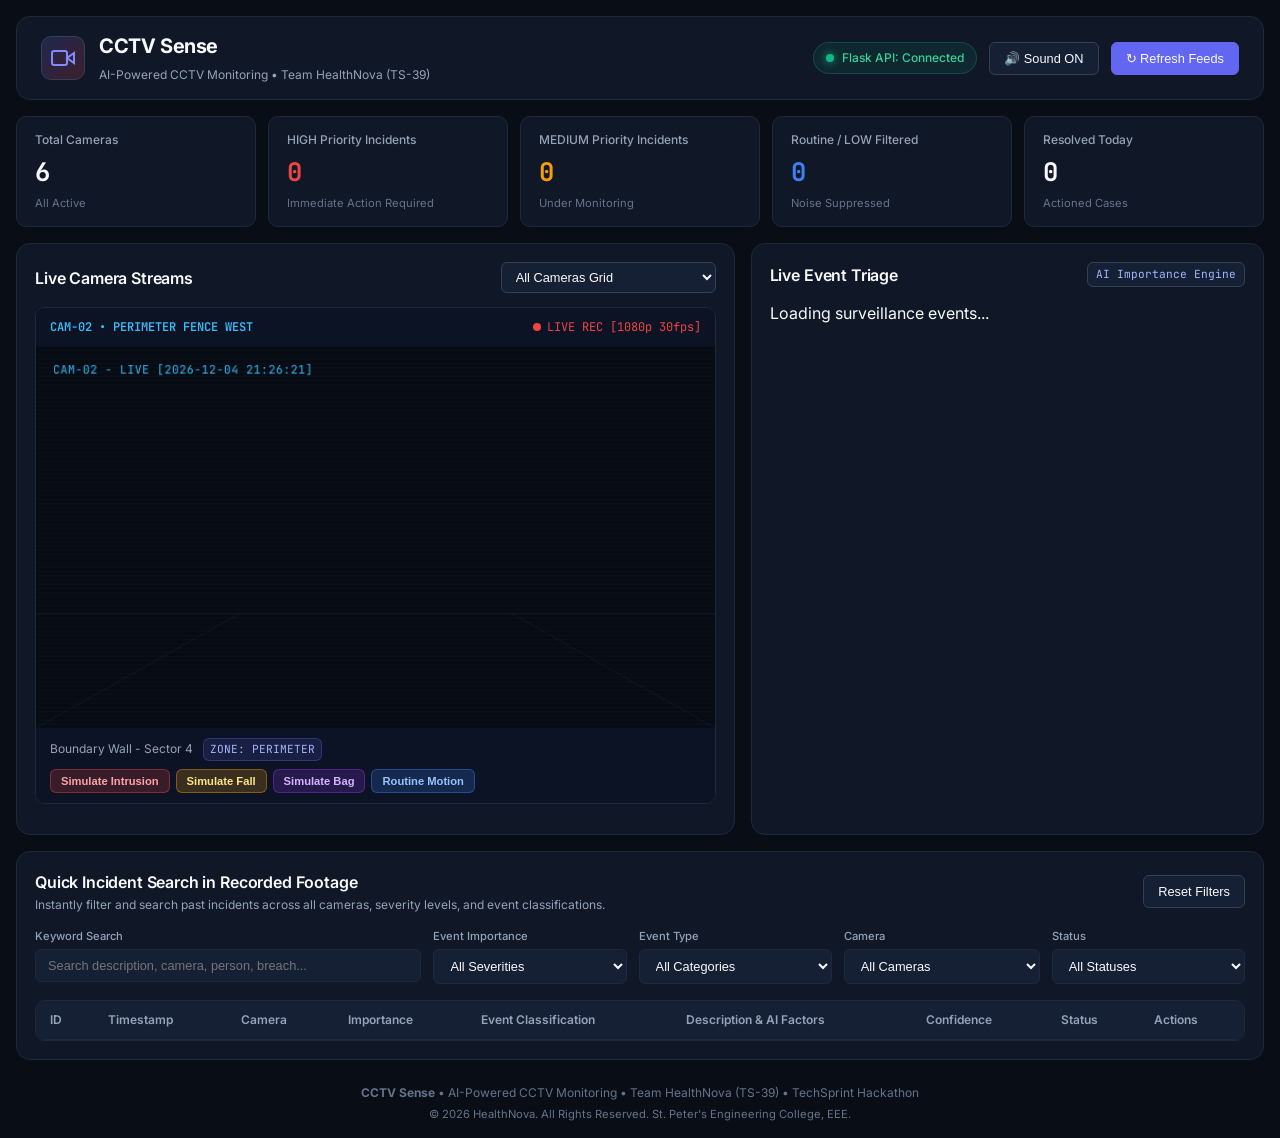
<file: project/frontend/index.html>
<!DOCTYPE html>
<html lang="en">
<head>
  <meta charset="UTF-8">
  <meta name="viewport" content="width=device-width, initial-scale=1.0">
  <title>CCTV Sense - AI-Powered CCTV Monitoring Dashboard</title>
  <link rel="stylesheet" href="css/style.css">
  <!-- Google Fonts -->
  <link rel="preconnect" href="https://fonts.googleapis.com">
  <link rel="preconnect" href="https://fonts.gstatic.com" crossorigin>
  <link href="https://fonts.googleapis.com/css2?family=Inter:wght@300;400;500;600;700&family=JetBrains+Mono:wght@400;500;600&display=swap" rel="stylesheet">
</head>
<body>
  <!-- Top Navigation Bar -->
  <header class="top-nav">
    <div class="brand-section">
      <div class="logo-badge">
        <svg class="icon" viewBox="0 0 24 24" fill="none" stroke="currentColor" stroke-width="2">
          <path d="M23 7l-7 5 7 5V7z"/>
          <rect x="1" y="5" width="15" height="14" rx="2" ry="2"/>
        </svg>
      </div>
      <div>
        <h1 class="app-title">CCTV Sense</h1>
        <span class="app-subtitle">AI-Powered CCTV Monitoring &bull; Team HealthNova (TS-39)</span>
      </div>
    </div>

    <!-- Live System Indicators -->
    <div class="nav-controls">
      <div class="status-pill active">
        <span class="pulse-dot"></span>
        <span id="backendStatusText">Flask API: Connected</span>
      </div>
      <button id="soundToggleBtn" class="control-btn" title="Toggle Alert Audio Chime">
        <span id="soundIcon">&#128266;</span> Sound ON
      </button>
      <button id="refreshBtn" class="control-btn primary">
        <span>&#8635;</span> Refresh Feeds
      </button>
    </div>
  </header>

  <!-- KPI Statistics Bar -->
  <section class="kpi-bar">
    <div class="kpi-card">
      <span class="kpi-label">Total Cameras</span>
      <span class="kpi-val" id="statCamerasCount">6</span>
      <span class="kpi-sub">All Active</span>
    </div>
    <div class="kpi-card high-alert">
      <span class="kpi-label">HIGH Priority Incidents</span>
      <span class="kpi-val" id="statHighCount">0</span>
      <span class="kpi-sub">Immediate Action Required</span>
    </div>
    <div class="kpi-card medium-alert">
      <span class="kpi-label">MEDIUM Priority Incidents</span>
      <span class="kpi-val" id="statMediumCount">0</span>
      <span class="kpi-sub">Under Monitoring</span>
    </div>
    <div class="kpi-card low-alert">
      <span class="kpi-label">Routine / LOW Filtered</span>
      <span class="kpi-val" id="statLowCount">0</span>
      <span class="kpi-sub">Noise Suppressed</span>
    </div>
    <div class="kpi-card">
      <span class="kpi-label">Resolved Today</span>
      <span class="kpi-val" id="statResolvedCount">0</span>
      <span class="kpi-sub">Actioned Cases</span>
    </div>
  </section>

  <!-- Main Multi-Panel Workspace -->
  <main class="dashboard-grid">
    <!-- Left Column: Live Multi-Camera Grid & Feed Inspector -->
    <section class="panel camera-panel">
      <div class="panel-header">
        <h2>Live Camera Streams</h2>
        <div class="header-actions">
          <select id="cameraSelectFilter" class="compact-select">
            <option value="ALL">All Cameras Grid</option>
            <option value="CAM-01">CAM-01 (Main Entrance)</option>
            <option value="CAM-02">CAM-02 (Perimeter West)</option>
            <option value="CAM-03">CAM-03 (Server Vault)</option>
            <option value="CAM-04">CAM-04 (Parking Lot)</option>
            <option value="CAM-05">CAM-05 (Emergency Hallway)</option>
            <option value="CAM-06">CAM-06 (Cafeteria Courtyard)</option>
          </select>
        </div>
      </div>

      <!-- Live Video Feed Container with Canvas Overlay -->
      <div class="camera-stream-container" id="streamContainer">
        <div class="stream-display" id="mainStreamDisplay">
          <div class="stream-overlay-header">
            <span class="cam-tag" id="currentCamTag">CAM-02 &bull; PERIMETER FENCE WEST</span>
            <span class="rec-indicator"><span class="rec-dot"></span> LIVE REC [1080p 30fps]</span>
          </div>

          <!-- Video Simulation / Canvas Target -->
          <div class="video-canvas-wrapper">
            <canvas id="surveillanceCanvas" width="640" height="360"></canvas>
            <div id="detectionOverlayBadge" class="overlay-badge hidden">
              <span id="overlayBadgeText">ALERT DETECTED</span>
            </div>
          </div>

          <!-- Bottom Camera Controls -->
          <div class="stream-overlay-footer">
            <div class="feed-metadata">
              <span id="feedLocation">Boundary Wall - Sector 4</span>
              <span class="zone-badge" id="feedZone">ZONE: PERIMETER</span>
            </div>
            <div class="simulation-actions">
              <button class="action-btn sim-intrusion" onclick="simulateIncident('INTRUSION')">Simulate Intrusion</button>
              <button class="action-btn sim-medical" onclick="simulateIncident('FALL_MEDICAL')">Simulate Fall</button>
              <button class="action-btn sim-bag" onclick="simulateIncident('UNATTENDED_BAGGAGE')">Simulate Bag</button>
              <button class="action-btn sim-routine" onclick="simulateIncident('ROUTINE_MOTION')">Routine Motion</button>
            </div>
          </div>
        </div>

        <!-- Camera Thumbnails Ribbon -->
        <div class="camera-thumbnails-ribbon" id="cameraRibbon">
          <!-- Dynamically populated -->
        </div>
      </div>
    </section>

    <!-- Right Column: Priority Triage & AI Event Decision Engine -->
    <section class="panel triage-panel">
      <div class="panel-header">
        <h2>Live Event Triage</h2>
        <span class="badge-tag">AI Importance Engine</span>
      </div>

      <!-- Live Notification Banner for High Priority -->
      <div id="highAlertBanner" class="high-alert-banner hidden">
        <div class="alert-icon">&#9888;</div>
        <div class="alert-text">
          <strong id="bannerTitle">CRITICAL INCIDENT DETECTED</strong>
          <p id="bannerDesc">Perimeter breach on CAM-02. Security dispatch advised.</p>
        </div>
        <button class="dismiss-btn" onclick="dismissBanner()">Acknowledge</button>
      </div>

      <!-- Real-time Event Stream -->
      <div class="triage-feed" id="triageFeed">
        <!-- Live triage cards injected by app.js -->
        <div class="empty-state">Loading surveillance events...</div>
      </div>
    </section>
  </main>

  <!-- Bottom Section: Quick Incident Search in Recorded Footage -->
  <section class="panel search-panel">
    <div class="panel-header">
      <div>
        <h2>Quick Incident Search in Recorded Footage</h2>
        <p class="section-desc">Instantly filter and search past incidents across all cameras, severity levels, and event classifications.</p>
      </div>
      <button class="control-btn" id="clearFiltersBtn">Reset Filters</button>
    </div>

    <!-- Search & Filter Controls (PPT Slide 4: Faster Incident Search) -->
    <div class="search-filter-grid">
      <div class="filter-group">
        <label for="filterQuery">Keyword Search</label>
        <input type="text" id="filterQuery" placeholder="Search description, camera, person, breach...">
      </div>

      <div class="filter-group">
        <label for="filterImportance">Event Importance</label>
        <select id="filterImportance">
          <option value="">All Severities</option>
          <option value="HIGH">HIGH (Critical Threats)</option>
          <option value="MEDIUM">MEDIUM (Suspicious)</option>
          <option value="LOW">LOW (Routine / Filtered)</option>
        </select>
      </div>

      <div class="filter-group">
        <label for="filterEventType">Event Type</label>
        <select id="filterEventType">
          <option value="">All Categories</option>
          <option value="INTRUSION">Intrusion / Breach</option>
          <option value="UNAUTHORIZED_ACCESS">Unauthorized Access</option>
          <option value="FALL_MEDICAL">Fall / Medical Hazard</option>
          <option value="UNATTENDED_BAGGAGE">Unattended Baggage</option>
          <option value="LOITERING">Loitering</option>
          <option value="CROWD_SURGE">Crowd Surge</option>
          <option value="ROUTINE_MOTION">Routine Motion</option>
        </select>
      </div>

      <div class="filter-group">
        <label for="filterCamera">Camera</label>
        <select id="filterCamera">
          <option value="">All Cameras</option>
          <option value="CAM-01">CAM-01 (Main Entrance)</option>
          <option value="CAM-02">CAM-02 (Perimeter West)</option>
          <option value="CAM-03">CAM-03 (Server Vault)</option>
          <option value="CAM-04">CAM-04 (South Parking)</option>
          <option value="CAM-05">CAM-05 (Emergency Hall)</option>
          <option value="CAM-06">CAM-06 (Courtyard)</option>
        </select>
      </div>

      <div class="filter-group">
        <label for="filterStatus">Status</label>
        <select id="filterStatus">
          <option value="">All Statuses</option>
          <option value="NEW">New (Unreviewed)</option>
          <option value="ACKNOWLEDGED">Acknowledged</option>
          <option value="RESOLVED">Resolved</option>
          <option value="FALSE_ALARM">False Alarm</option>
        </select>
      </div>
    </div>

    <!-- Incident Search Results Table -->
    <div class="table-responsive">
      <table class="incident-table">
        <thead>
          <tr>
            <th>ID</th>
            <th>Timestamp</th>
            <th>Camera</th>
            <th>Importance</th>
            <th>Event Classification</th>
            <th>Description & AI Factors</th>
            <th>Confidence</th>
            <th>Status</th>
            <th>Actions</th>
          </tr>
        </thead>
        <tbody id="incidentTableBody">
          <!-- Injected via JavaScript -->
        </tbody>
      </table>
    </div>
  </section>

  <!-- Incident Review Modal -->
  <div id="incidentModal" class="modal hidden">
    <div class="modal-content">
      <div class="modal-header">
        <h3 id="modalTitle">Incident Details</h3>
        <button class="close-btn" onclick="closeModal()">&times;</button>
      </div>
      <div class="modal-body" id="modalBody">
        <!-- Injected dynamically -->
      </div>
      <div class="modal-footer" id="modalFooter">
        <!-- Action buttons -->
      </div>
    </div>
  </div>

  <!-- Footer -->
  <footer class="app-footer">
    <p><strong>CCTV Sense</strong> &bull; AI-Powered CCTV Monitoring &bull; Team HealthNova (TS-39) &bull; TechSprint Hackathon</p>
    <p class="copyright">&copy; 2026 HealthNova. All Rights Reserved. St. Peter's Engineering College, EEE.</p>
  </footer>

  <script src="js/app.js"></script>
</body>
</html>
</file>
<file: project/frontend/css/style.css>
/* ==========================================================================
   CCTV Sense - Surveillance Dashboard Stylesheet
   Team HealthNova (TS-39) - TechSprint Hackathon
   ========================================================================== */

:root {
  --bg-main: #090d16;
  --bg-surface: #101726;
  --bg-surface-elevated: #162035;
  --border-color: #1e293b;
  --border-hover: #334155;
  
  --text-primary: #f8fafc;
  --text-secondary: #94a3b8;
  --text-muted: #64748b;
  
  --color-high: #ef4444;
  --color-high-bg: rgba(239, 68, 68, 0.12);
  --color-high-border: rgba(239, 68, 68, 0.35);

  --color-medium: #f59e0b;
  --color-medium-bg: rgba(245, 158, 11, 0.12);
  --color-medium-border: rgba(245, 158, 11, 0.35);

  --color-low: #3b82f6;
  --color-low-bg: rgba(59, 130, 246, 0.12);
  --color-low-border: rgba(59, 130, 246, 0.35);

  --color-success: #10b981;
  --color-primary: #6366f1;
  --color-primary-hover: #4f46e5;
  
  --radius-sm: 6px;
  --radius-md: 10px;
  --radius-lg: 14px;
}

* {
  box-sizing: border-box;
  margin: 0;
  padding: 0;
}

body {
  font-family: 'Inter', system-ui, -apple-system, sans-serif;
  background-color: var(--bg-main);
  color: var(--text-primary);
  line-height: 1.5;
  padding: 16px;
  min-height: 100vh;
}

/* Header */
.top-nav {
  display: flex;
  justify-content: space-between;
  align-items: center;
  background-color: var(--bg-surface);
  border: 1px solid var(--border-color);
  padding: 14px 24px;
  border-radius: var(--radius-lg);
  margin-bottom: 16px;
}

.brand-section {
  display: flex;
  align-items: center;
  gap: 14px;
}

.logo-badge {
  width: 44px;
  height: 44px;
  background: linear-gradient(135deg, rgba(99, 102, 241, 0.2), rgba(239, 68, 68, 0.2));
  border: 1px solid var(--border-hover);
  border-radius: var(--radius-md);
  display: flex;
  align-items: center;
  justify-content: center;
  color: #818cf8;
}

.logo-badge .icon {
  width: 24px;
  height: 24px;
}

.app-title {
  font-size: 1.25rem;
  font-weight: 700;
  letter-spacing: -0.02em;
}

.app-subtitle {
  font-size: 0.75rem;
  color: var(--text-secondary);
}

.nav-controls {
  display: flex;
  align-items: center;
  gap: 12px;
}

.status-pill {
  display: flex;
  align-items: center;
  gap: 8px;
  font-size: 0.75rem;
  font-weight: 500;
  padding: 6px 12px;
  background-color: rgba(16, 185, 129, 0.1);
  border: 1px solid rgba(16, 185, 129, 0.25);
  color: #34d399;
  border-radius: 999px;
}

.pulse-dot {
  width: 8px;
  height: 8px;
  border-radius: 50%;
  background-color: #10b981;
  box-shadow: 0 0 8px #10b981;
  animation: pulse 1.8s infinite;
}

@keyframes pulse {
  0%, 100% { opacity: 1; transform: scale(1); }
  50% { opacity: 0.4; transform: scale(0.85); }
}

.control-btn {
  background-color: var(--bg-surface-elevated);
  border: 1px solid var(--border-hover);
  color: var(--text-primary);
  padding: 8px 14px;
  font-size: 0.8rem;
  font-weight: 500;
  border-radius: var(--radius-sm);
  cursor: pointer;
  transition: all 0.2s ease;
}

.control-btn:hover {
  background-color: var(--border-hover);
}

.control-btn.primary {
  background-color: var(--color-primary);
  border-color: var(--color-primary);
}

.control-btn.primary:hover {
  background-color: var(--color-primary-hover);
}

/* KPI Bar */
.kpi-bar {
  display: grid;
  grid-template-columns: repeat(auto-fit, minmax(180px, 1fr));
  gap: 12px;
  margin-bottom: 16px;
}

.kpi-card {
  background-color: var(--bg-surface);
  border: 1px solid var(--border-color);
  padding: 14px 18px;
  border-radius: var(--radius-md);
  display: flex;
  flex-direction: column;
}

.kpi-label {
  font-size: 0.75rem;
  color: var(--text-secondary);
  font-weight: 500;
}

.kpi-val {
  font-size: 1.6rem;
  font-weight: 700;
  font-family: 'JetBrains Mono', monospace;
  margin: 4px 0;
}

.kpi-sub {
  font-size: 0.7rem;
  color: var(--text-muted);
}

.kpi-card.high-alert .kpi-val { color: var(--color-high); }
.kpi-card.medium-alert .kpi-val { color: var(--color-medium); }
.kpi-card.low-alert .kpi-val { color: var(--color-low); }

/* Main Dashboard Grid */
.dashboard-grid {
  display: grid;
  grid-template-columns: 1.4fr 1fr;
  gap: 16px;
  margin-bottom: 16px;
}

@media (max-width: 1024px) {
  .dashboard-grid {
    grid-template-columns: 1fr;
  }
}

.panel {
  background-color: var(--bg-surface);
  border: 1px solid var(--border-color);
  border-radius: var(--radius-lg);
  padding: 18px;
}

.panel-header {
  display: flex;
  justify-content: space-between;
  align-items: center;
  margin-bottom: 14px;
}

.panel-header h2 {
  font-size: 1rem;
  font-weight: 600;
  letter-spacing: -0.01em;
}

.badge-tag {
  font-size: 0.7rem;
  padding: 3px 8px;
  background-color: var(--bg-surface-elevated);
  border: 1px solid var(--border-hover);
  color: #a5b4fc;
  border-radius: var(--radius-sm);
  font-family: 'JetBrains Mono', monospace;
}

.compact-select {
  background-color: var(--bg-surface-elevated);
  border: 1px solid var(--border-hover);
  color: var(--text-primary);
  padding: 6px 10px;
  border-radius: var(--radius-sm);
  font-size: 0.8rem;
  outline: none;
}

/* Camera Stream & Canvas */
.camera-stream-container {
  display: flex;
  flex-direction: column;
  gap: 12px;
}

.stream-display {
  background-color: #030712;
  border: 1px solid var(--border-color);
  border-radius: var(--radius-md);
  overflow: hidden;
  position: relative;
}

.stream-overlay-header {
  display: flex;
  justify-content: space-between;
  align-items: center;
  padding: 10px 14px;
  background-color: rgba(15, 23, 42, 0.75);
  font-size: 0.75rem;
  font-family: 'JetBrains Mono', monospace;
}

.cam-tag {
  color: #38bdf8;
  font-weight: 600;
}

.rec-indicator {
  display: flex;
  align-items: center;
  gap: 6px;
  color: #ef4444;
}

.rec-dot {
  width: 8px;
  height: 8px;
  border-radius: 50%;
  background-color: #ef4444;
  animation: pulse 1s infinite;
}

.video-canvas-wrapper {
  position: relative;
  width: 100%;
  aspect-ratio: 16 / 9;
  background: radial-gradient(circle at center, #111827 0%, #030712 100%);
  display: flex;
  align-items: center;
  justify-content: center;
}

#surveillanceCanvas {
  width: 100%;
  height: 100%;
  object-fit: contain;
  display: block;
}

.overlay-badge {
  position: absolute;
  top: 14px;
  left: 14px;
  background-color: rgba(239, 68, 68, 0.9);
  color: white;
  padding: 6px 12px;
  border-radius: var(--radius-sm);
  font-size: 0.75rem;
  font-weight: 700;
  letter-spacing: 0.05em;
  border: 1px solid #fca5a5;
  box-shadow: 0 0 15px rgba(239, 68, 68, 0.6);
  animation: flashAlert 0.8s infinite alternate;
}

.overlay-badge.hidden {
  display: none;
}

@keyframes flashAlert {
  0% { transform: scale(1); opacity: 0.9; }
  100% { transform: scale(1.05); opacity: 1; }
}

.stream-overlay-footer {
  display: flex;
  justify-content: space-between;
  align-items: center;
  padding: 10px 14px;
  background-color: rgba(15, 23, 42, 0.75);
  font-size: 0.75rem;
  flex-wrap: wrap;
  gap: 8px;
}

.feed-metadata {
  display: flex;
  align-items: center;
  gap: 10px;
  color: var(--text-secondary);
}

.zone-badge {
  background-color: rgba(99, 102, 241, 0.15);
  border: 1px solid rgba(99, 102, 241, 0.3);
  color: #a5b4fc;
  padding: 2px 6px;
  border-radius: var(--radius-sm);
  font-family: 'JetBrains Mono', monospace;
  font-size: 0.7rem;
}

.simulation-actions {
  display: flex;
  gap: 6px;
  flex-wrap: wrap;
}

.action-btn {
  padding: 5px 10px;
  font-size: 0.7rem;
  font-weight: 600;
  border-radius: var(--radius-sm);
  cursor: pointer;
  border: 1px solid transparent;
  transition: all 0.2s;
}

.action-btn.sim-intrusion {
  background-color: rgba(239, 68, 68, 0.2);
  border-color: rgba(239, 68, 68, 0.4);
  color: #fca5a5;
}
.action-btn.sim-intrusion:hover { background-color: rgba(239, 68, 68, 0.4); }

.action-btn.sim-medical {
  background-color: rgba(245, 158, 11, 0.2);
  border-color: rgba(245, 158, 11, 0.4);
  color: #fde68a;
}
.action-btn.sim-medical:hover { background-color: rgba(245, 158, 11, 0.4); }

.action-btn.sim-bag {
  background-color: rgba(147, 51, 234, 0.2);
  border-color: rgba(147, 51, 234, 0.4);
  color: #d8b4fe;
}
.action-btn.sim-bag:hover { background-color: rgba(147, 51, 234, 0.4); }

.action-btn.sim-routine {
  background-color: rgba(59, 130, 246, 0.2);
  border-color: rgba(59, 130, 246, 0.4);
  color: #93c5fd;
}
.action-btn.sim-routine:hover { background-color: rgba(59, 130, 246, 0.4); }

/* Camera Thumbnails Ribbon */
.camera-thumbnails-ribbon {
  display: grid;
  grid-template-columns: repeat(6, 1fr);
  gap: 8px;
}

@media (max-width: 768px) {
  .camera-thumbnails-ribbon {
    grid-template-columns: repeat(3, 1fr);
  }
}

.camera-card {
  background-color: var(--bg-surface-elevated);
  border: 1px solid var(--border-color);
  padding: 8px;
  border-radius: var(--radius-sm);
  cursor: pointer;
  transition: all 0.2s ease;
  text-align: left;
}

.camera-card:hover, .camera-card.active {
  border-color: var(--color-primary);
  background-color: rgba(99, 102, 241, 0.1);
}

.cam-code {
  font-family: 'JetBrains Mono', monospace;
  font-size: 0.7rem;
  font-weight: 700;
  color: #38bdf8;
  display: block;
}

.cam-name-sub {
  font-size: 0.65rem;
  color: var(--text-secondary);
  white-space: nowrap;
  overflow: hidden;
  text-overflow: ellipsis;
  display: block;
}

/* High Alert Banner */
.high-alert-banner {
  background: linear-gradient(90deg, rgba(239, 68, 68, 0.25), rgba(239, 68, 68, 0.1));
  border: 1px solid var(--color-high);
  border-radius: var(--radius-md);
  padding: 12px 16px;
  display: flex;
  align-items: center;
  gap: 12px;
  margin-bottom: 14px;
  animation: shakeAlert 0.4s ease;
}

.high-alert-banner.hidden {
  display: none;
}

@keyframes shakeAlert {
  0%, 100% { transform: translateX(0); }
  25% { transform: translateX(-4px); }
  75% { transform: translateX(4px); }
}

.alert-icon {
  font-size: 1.4rem;
  color: var(--color-high);
}

.alert-text {
  flex: 1;
}

.alert-text strong {
  font-size: 0.85rem;
  color: #fca5a5;
  display: block;
}

.alert-text p {
  font-size: 0.75rem;
  color: var(--text-primary);
}

.dismiss-btn {
  background-color: var(--color-high);
  color: white;
  border: none;
  padding: 6px 12px;
  font-size: 0.75rem;
  font-weight: 600;
  border-radius: var(--radius-sm);
  cursor: pointer;
}

/* Triage Feed */
.triage-feed {
  display: flex;
  flex-direction: column;
  gap: 10px;
  max-height: 480px;
  overflow-y: auto;
  padding-right: 4px;
}

.triage-card {
  background-color: var(--bg-surface-elevated);
  border: 1px solid var(--border-color);
  border-radius: var(--radius-md);
  padding: 12px 14px;
  transition: all 0.2s;
  cursor: pointer;
}

.triage-card:hover {
  border-color: var(--border-hover);
  transform: translateY(-1px);
}

.triage-card.HIGH {
  border-left: 4px solid var(--color-high);
  background: linear-gradient(90deg, var(--color-high-bg), var(--bg-surface-elevated) 40%);
}

.triage-card.MEDIUM {
  border-left: 4px solid var(--color-medium);
  background: linear-gradient(90deg, var(--color-medium-bg), var(--bg-surface-elevated) 40%);
}

.triage-card.LOW {
  border-left: 4px solid var(--color-low);
  background: linear-gradient(90deg, var(--color-low-bg), var(--bg-surface-elevated) 40%);
}

.triage-top {
  display: flex;
  justify-content: space-between;
  align-items: center;
  margin-bottom: 6px;
}

.importance-badge {
  font-size: 0.65rem;
  font-weight: 700;
  font-family: 'JetBrains Mono', monospace;
  padding: 2px 7px;
  border-radius: var(--radius-sm);
  letter-spacing: 0.05em;
}

.importance-badge.HIGH {
  background-color: var(--color-high-bg);
  border: 1px solid var(--color-high-border);
  color: #f87171;
}

.importance-badge.MEDIUM {
  background-color: var(--color-medium-bg);
  border: 1px solid var(--color-medium-border);
  color: #fbbf24;
}

.importance-badge.LOW {
  background-color: var(--color-low-bg);
  border: 1px solid var(--color-low-border);
  color: #60a5fa;
}

.triage-time {
  font-size: 0.7rem;
  color: var(--text-muted);
  font-family: 'JetBrains Mono', monospace;
}

.triage-title {
  font-size: 0.8rem;
  font-weight: 600;
  color: var(--text-primary);
  margin-bottom: 4px;
}

.triage-desc {
  font-size: 0.75rem;
  color: var(--text-secondary);
  line-height: 1.4;
  margin-bottom: 6px;
}

.triage-meta {
  display: flex;
  justify-content: space-between;
  font-size: 0.7rem;
  color: var(--text-muted);
}

/* Bottom Search Panel */
.search-panel {
  margin-top: 8px;
}

.section-desc {
  font-size: 0.75rem;
  color: var(--text-secondary);
  margin-top: 2px;
}

.search-filter-grid {
  display: grid;
  grid-template-columns: 2fr 1fr 1fr 1fr 1fr;
  gap: 12px;
  margin-bottom: 16px;
  margin-top: 14px;
}

@media (max-width: 900px) {
  .search-filter-grid {
    grid-template-columns: 1fr 1fr;
  }
}

@media (max-width: 600px) {
  .search-filter-grid {
    grid-template-columns: 1fr;
  }
}

.filter-group {
  display: flex;
  flex-direction: column;
  gap: 4px;
}

.filter-group label {
  font-size: 0.7rem;
  color: var(--text-secondary);
  font-weight: 500;
}

.filter-group input,
.filter-group select {
  background-color: var(--bg-surface-elevated);
  border: 1px solid var(--border-color);
  color: var(--text-primary);
  padding: 8px 12px;
  border-radius: var(--radius-sm);
  font-size: 0.8rem;
  outline: none;
  transition: border-color 0.2s;
}

.filter-group input:focus,
.filter-group select:focus {
  border-color: var(--color-primary);
}

/* Incidents Table */
.table-responsive {
  overflow-x: auto;
  border: 1px solid var(--border-color);
  border-radius: var(--radius-md);
}

.incident-table {
  width: 100%;
  border-collapse: collapse;
  font-size: 0.75rem;
  text-align: left;
}

.incident-table th {
  background-color: var(--bg-surface-elevated);
  padding: 10px 14px;
  font-weight: 600;
  color: var(--text-secondary);
  border-bottom: 1px solid var(--border-color);
  white-space: nowrap;
}

.incident-table td {
  padding: 10px 14px;
  border-bottom: 1px solid var(--border-color);
  color: var(--text-primary);
}

.incident-table tr:hover {
  background-color: rgba(255, 255, 255, 0.02);
}

.status-badge {
  display: inline-block;
  padding: 2px 6px;
  border-radius: var(--radius-sm);
  font-size: 0.65rem;
  font-weight: 600;
}

.status-badge.NEW {
  background-color: rgba(239, 68, 68, 0.15);
  color: #f87171;
}
.status-badge.ACKNOWLEDGED {
  background-color: rgba(245, 158, 11, 0.15);
  color: #fbbf24;
}
.status-badge.RESOLVED {
  background-color: rgba(16, 185, 129, 0.15);
  color: #34d399;
}
.status-badge.FALSE_ALARM {
  background-color: rgba(100, 116, 139, 0.15);
  color: #94a3b8;
}

.view-btn {
  background-color: var(--bg-surface-elevated);
  border: 1px solid var(--border-hover);
  color: var(--text-primary);
  padding: 4px 8px;
  border-radius: var(--radius-sm);
  cursor: pointer;
  font-size: 0.7rem;
}

.view-btn:hover {
  background-color: var(--color-primary);
}

/* Modal */
.modal {
  position: fixed;
  inset: 0;
  background-color: rgba(0, 0, 0, 0.75);
  backdrop-filter: blur(4px);
  display: flex;
  align-items: center;
  justify-content: center;
  z-index: 1000;
}

.modal.hidden {
  display: none;
}

.modal-content {
  background-color: var(--bg-surface);
  border: 1px solid var(--border-hover);
  border-radius: var(--radius-lg);
  width: 90%;
  max-width: 560px;
  padding: 20px;
  box-shadow: 0 20px 40px rgba(0, 0, 0, 0.6);
}

.modal-header {
  display: flex;
  justify-content: space-between;
  align-items: center;
  margin-bottom: 14px;
}

.modal-header h3 {
  font-size: 1rem;
}

.close-btn {
  background: none;
  border: none;
  color: var(--text-secondary);
  font-size: 1.4rem;
  cursor: pointer;
}

.modal-body {
  font-size: 0.8rem;
  color: var(--text-secondary);
  margin-bottom: 16px;
  display: flex;
  flex-direction: column;
  gap: 10px;
}

.modal-footer {
  display: flex;
  justify-content: flex-end;
  gap: 8px;
}

/* Footer */
.app-footer {
  margin-top: 24px;
  text-align: center;
  font-size: 0.75rem;
  color: var(--text-muted);
}

.copyright {
  margin-top: 4px;
  font-size: 0.7rem;
}
</file>
